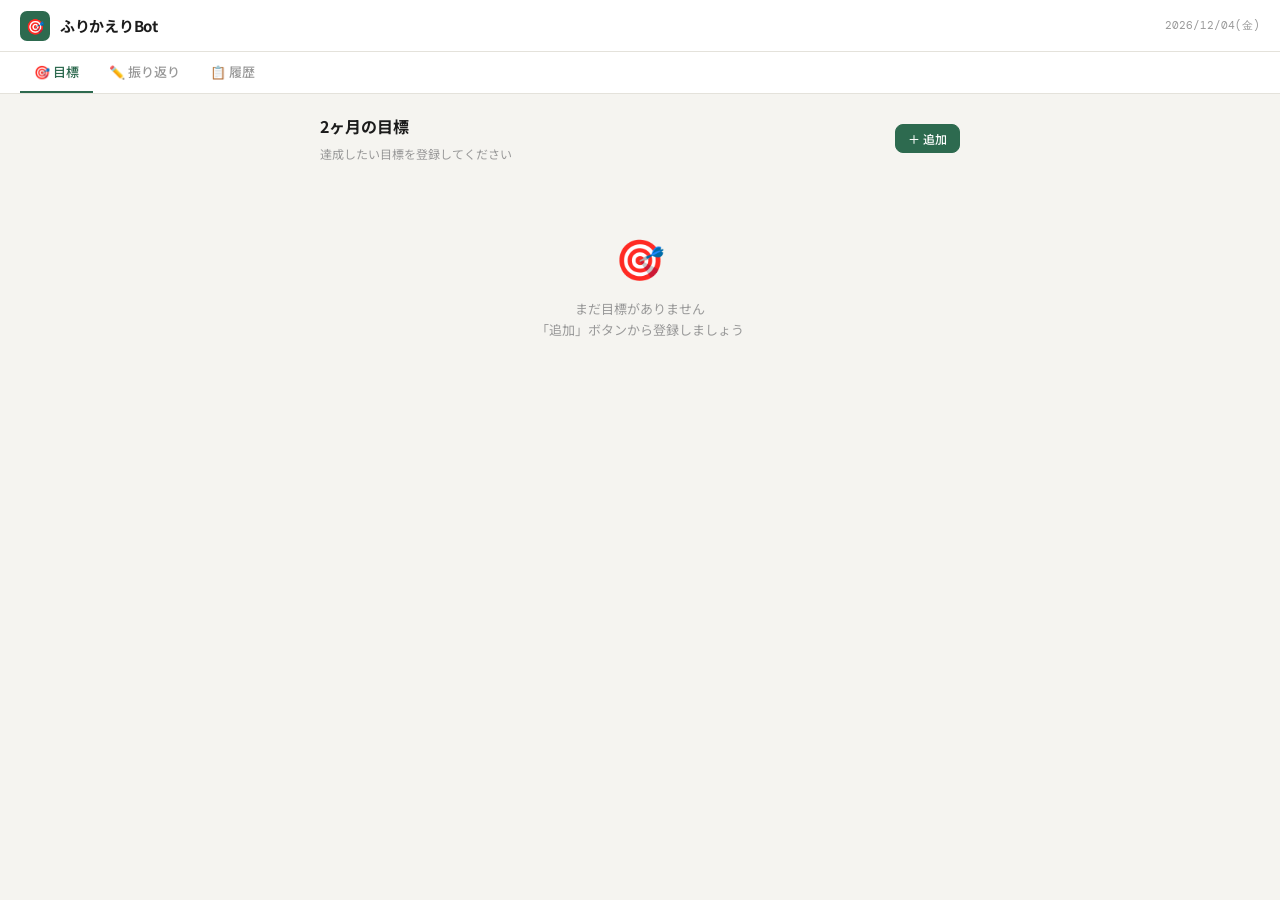
<file: index.html>
<!DOCTYPE html>
<html lang="ja">
<head>
<meta charset="UTF-8">
<meta name="viewport" content="width=device-width, initial-scale=1.0">
<title>ふりかえりBot</title>
<link rel="icon" href="data:image/svg+xml,<svg xmlns='http://www.w3.org/2000/svg' viewBox='0 0 100 100'><text y='.9em' font-size='90'>📝</text></svg>">
<link rel="stylesheet" href="style.css">
</head>
<body>

<div class="topbar">
  <div class="topbar-left">
    <div class="logo">🎯</div>
    <span class="app-title">ふりかえりBot</span>
  </div>
  <span id="today-lbl" style="font-size:11px;color:var(--ink3);font-family:'DM Mono',monospace;"></span>
</div>

<div class="nav-tabs">
  <button class="nav-tab active" data-page="goals" onclick="showPage(this)">🎯 目標</button>
  <button class="nav-tab" data-page="furikaeri" onclick="showPage(this)">✏️ 振り返り</button>
  <button class="nav-tab" data-page="history" onclick="showPage(this)">📋 履歴</button>
</div>

<!-- ========== 目標 ========== -->
<div class="page active" id="page-goals">
  <div style="display:flex;justify-content:space-between;align-items:center;margin-bottom:14px;">
    <div>
      <div class="section-title">2ヶ月の目標</div>
      <div class="section-sub" style="margin-bottom:0;">達成したい目標を登録してください</div>
    </div>
    <button class="btn btn-primary btn-sm" onclick="openGoalModal()">＋ 追加</button>
  </div>
  <div id="goals-list"></div>
  <div class="empty" id="goals-empty" style="display:none;">
    <div class="empty-icon">🎯</div>
    <div style="font-size:13px;">まだ目標がありません<br>「追加」ボタンから登録しましょう</div>
  </div>
</div>

<!-- ========== 振り返り ========== -->
<div class="page" id="page-furikaeri" style="padding:0;">

  <div id="qa-start" style="padding:20px;max-width:680px;margin:0 auto;">
    <div class="section-title">今日の振り返り</div>
    <div class="section-sub">全ての目標について1問1答で振り返ります</div>
    <div id="qa-start-goals"></div>
    <div class="empty" id="qa-empty" style="display:none;">
      <div class="empty-icon">📋</div>
      <div style="font-size:13px;">目標が登録されていません<br>「目標」タブから追加してください</div>
    </div>
    <button class="btn btn-primary btn-full" id="qa-start-btn" onclick="startQA()" style="margin-top:14px;display:none;">
      振り返りを始める →
    </button>
  </div>

  <div id="qa-wrap" style="display:none;">
    <div class="qa-progress-bar-wrap">
      <div class="qa-progress-meta">
        <span id="qa-prog-label">振り返り中...</span>
        <span id="qa-prog-num" style="font-family:'DM Mono',monospace;">0%</span>
      </div>
      <div class="qa-bar-bg"><div class="qa-bar-fg" id="qa-bar" style="width:0%"></div></div>
    </div>
    <div class="qa-messages" id="qa-messages"></div>
    <div class="qa-input-area" id="qa-input-area">
      <div class="qa-input-row">
        <textarea class="qa-textarea" id="qa-textarea" rows="1"
          placeholder="回答を入力... (Shift+Enter で送信 / Enter で改行)"
          onkeydown="handleKey(event)"
          oninput="autoResize(this)"></textarea>
        <button class="qa-send-btn" id="qa-send" onclick="sendAnswer()">↑</button>
      </div>
      <div class="qa-hint" id="qa-hint">Shift+Enter で送信　/ Enter で改行</div>
    </div>
  </div>
</div>

<!-- ========== 履歴 ========== -->
<div class="page" id="page-history">
  <div class="section-title">振り返り履歴</div>
  <div class="section-sub">過去の記録を確認できます</div>
  <div style="display:flex;gap:8px;margin-bottom:12px;flex-wrap:wrap;">
    <select id="hist-filter" onchange="renderHistory()" style="flex:1;min-width:140px;"><option value="">すべての日付</option></select>
    <button class="btn btn-secondary btn-sm" onclick="exportData()">📤 エクスポート</button>
    <button class="btn btn-secondary btn-sm" onclick="triggerImport()">📥 インポート</button>
    <input type="file" id="import-file-input" accept=".json" style="display:none;" onchange="importData(this)">
  </div>
  <div id="hist-select-bar" style="display:none;align-items:center;justify-content:space-between;margin-bottom:10px;padding:8px 12px;background:var(--surface);border:1px solid var(--border);border-radius:var(--r-sm);">
    <div style="display:flex;align-items:center;gap:8px;">
      <input type="checkbox" id="hist-check-all" onchange="toggleSelectAll(this)" style="width:16px;height:16px;cursor:pointer;">
      <label for="hist-check-all" style="font-size:12px;color:var(--ink2);cursor:pointer;">すべて選択</label>
    </div>
    <div style="display:flex;align-items:center;gap:8px;">
      <span id="hist-select-count" style="font-size:12px;color:var(--ink3);">0件選択中</span>
      <button class="btn btn-danger btn-sm" id="hist-delete-btn" onclick="deleteSelected()" disabled style="opacity:.4;">🗑 削除</button>
    </div>
  </div>
  <div id="history-list"></div>
  <div class="empty" id="history-empty" style="display:none;">
    <div class="empty-icon">📋</div>
    <div style="font-size:13px;">まだ記録がありません</div>
  </div>
</div>

<!-- ========== 目標モーダル ========== -->
<div class="overlay" id="goal-modal">
  <div class="modal">
    <div class="modal-title" id="modal-title">目標を追加</div>
    <div class="frow">
      <label class="lbl">目標タイトル <span style="color:var(--warn)">*</span></label>
      <input type="text" id="m-title" placeholder="例：体重を5キロ落とす、TOEIC700点取得">
    </div>
    <div class="frow">
      <label class="lbl">目標の詳細・背景（任意）</label>
      <textarea id="m-desc" rows="2" placeholder="例：健康診断でD判定。食事管理と週3回の運動を継続する"></textarea>
    </div>
    <div class="frow">
      <label class="lbl">カテゴリ</label>
      <div class="chips">
        <span class="chip sel" data-cat="health" onclick="selCat(this)">🏃 健康・運動</span>
        <span class="chip" data-cat="study"  onclick="selCat(this)">📚 学習・スキル</span>
        <span class="chip" data-cat="career" onclick="selCat(this)">💼 仕事・キャリア</span>
        <span class="chip" data-cat="other"  onclick="selCat(this)">✨ その他</span>
      </div>
    </div>
    <div class="frow" style="margin-bottom:0;">
      <label class="lbl">期間</label>
      <div style="display:grid;grid-template-columns:1fr 1fr;gap:8px;">
        <div>
          <div style="font-size:11px;color:var(--ink3);margin-bottom:3px;">開始日</div>
          <input type="text" id="m-start" placeholder="2025/05/01">
        </div>
        <div>
          <div style="font-size:11px;color:var(--ink3);margin-bottom:3px;">終了日</div>
          <input type="text" id="m-end" placeholder="2025/06/30">
        </div>
      </div>
    </div>

    <!-- 振り返り項目カスタマイズ -->
    <div class="frow" style="margin-bottom:0;">
      <label class="lbl" style="margin-bottom:4px;">振り返り項目</label>
      <div style="font-size:11px;color:var(--ink3);margin-bottom:8px;">達成度（0-10）は自動で含まれます。最大5項目まで設定できます。</div>

      <!-- テンプレート選択 -->
      <div style="font-size:11px;color:var(--ink3);margin-bottom:4px;">テンプレートから選択：</div>
      <div class="chips" id="template-chips" style="margin-bottom:10px;">
        <span class="chip" data-tmpl="standard" onclick="applyTemplate(this)">📋 標準</span>
        <span class="chip" data-tmpl="kpt"      onclick="applyTemplate(this)">KPT</span>
        <span class="chip" data-tmpl="ywt"      onclick="applyTemplate(this)">YWT</span>
        <span class="chip" data-tmpl="kpta"     onclick="applyTemplate(this)">KPTA</span>
        <span class="chip" data-tmpl="fdl"      onclick="applyTemplate(this)">FDL</span>
      </div>

      <!-- 項目リスト -->
      <div id="custom-questions-list"></div>
      <button class="btn btn-secondary btn-sm" id="add-question-btn" onclick="addCustomQuestion()" style="width:100%;justify-content:center;margin-top:6px;">＋ 項目を追加</button>
    </div>

    <div class="modal-footer">
      <button class="btn btn-ghost" onclick="closeGoalModal()">キャンセル</button>
      <button class="btn btn-primary" onclick="saveGoal()">保存</button>
    </div>
  </div>
</div>

<!-- ========== 回答編集モーダル ========== -->
<div class="overlay" id="edit-answer-modal">
  <div class="modal">
    <div class="modal-title" id="edit-modal-title">回答を修正</div>
    <div id="edit-modal-body"></div>
    <div class="modal-footer">
      <button class="btn btn-ghost" onclick="closeEditModal()">キャンセル</button>
      <button class="btn btn-primary" onclick="applyEdit()">修正を反映する</button>
    </div>
  </div>
</div>

<div class="toast" id="toast"></div>

<!-- ===== JavaScript：読み込み順序が重要 ===== -->
<!-- 1. core.js: CONFIG, データ管理, 共通ユーティリティ -->
<script src="js/core.js"></script>
<!-- 2. ui-common.js: ページ切替, バブル, モーダル, トースト -->
<script src="js/ui-common.js"></script>
<!-- 3. 各タブ -->
<script src="js/tab-goals.js"></script>
<script src="js/tab-furikaeri.js"></script>
<script src="js/tab-history.js"></script>
<!-- 4. 起動 -->
<script>
  fetch('./settings.json')
    .then(r => r.json())
    .then(json => { Object.assign(CONFIG, json); init(); })
    .catch(() => { console.warn('settings.json読込失敗'); init(); });
</script>
</body>
</html>
</file>
<file: style.css>
@import url('https://fonts.googleapis.com/css2?family=Noto+Sans+JP:wght@300;400;500;700&family=DM+Mono:wght@400;500&display=swap');

*, *::before, *::after { box-sizing: border-box; margin: 0; padding: 0; }

:root {
  --ink: #1c1c1c; --ink2: #555; --ink3: #999;
  --surface: #f5f4f0; --card: #ffffff;
  --border: #e4e2db; --border2: #ccc9bf;
  --accent: #2d6a4f; --accent-lt: #d8f3dc; --accent-mid: #52b788;
  --warn: #c0392b; --warn-lt: #fdecea;
  --blue: #1d4ed8; --blue-lt: #eff6ff;
  --amber-lt: #fffbeb;
  --r: 12px; --r-sm: 8px;
}

body { font-family:'Noto Sans JP',sans-serif; background:var(--surface); color:var(--ink); min-height:100vh; font-size:14px; line-height:1.6; }

/* ===== TOPBAR ===== */
.topbar { background:var(--card); border-bottom:1px solid var(--border); padding:0 20px; height:52px; display:flex; align-items:center; justify-content:space-between; position:sticky; top:0; z-index:200; }
.topbar-left { display:flex; align-items:center; gap:10px; }
.logo { width:30px; height:30px; background:var(--accent); border-radius:7px; display:flex; align-items:center; justify-content:center; font-size:15px; }
.app-title { font-size:15px; font-weight:700; letter-spacing:-.3px; }

/* ===== NAV ===== */
.nav-tabs { display:flex; background:var(--card); border-bottom:1px solid var(--border); padding:0 20px; gap:2px; }
.nav-tab { padding:10px 14px; font-size:13px; font-weight:500; color:var(--ink3); border-bottom:2px solid transparent; cursor:pointer; transition:all .15s; background:none; border-top:none; border-left:none; border-right:none; font-family:'Noto Sans JP',sans-serif; white-space:nowrap; }
.nav-tab:hover { color:var(--ink2); }
.nav-tab.active { color:var(--accent); border-bottom-color:var(--accent); }

/* ===== PAGE ===== */
.page { display:none; padding:20px; max-width:680px; margin:0 auto; width:100%; }
.page.active { display:block; }

/* ===== COMMON ===== */
.card { background:var(--card); border:1px solid var(--border); border-radius:var(--r); padding:18px 20px; margin-bottom:12px; }
.section-title { font-size:16px; font-weight:700; margin-bottom:4px; }
.section-sub { font-size:12px; color:var(--ink3); margin-bottom:16px; }
label.lbl { font-size:12px; font-weight:500; color:var(--ink2); display:block; margin-bottom:5px; }
input[type="text"], input[type="password"], textarea, select { width:100%; padding:9px 12px; border:1.5px solid var(--border2); border-radius:var(--r-sm); font-size:13px; font-family:'Noto Sans JP',sans-serif; color:var(--ink); background:var(--surface); outline:none; transition:border-color .2s, background .2s; }
input:focus, textarea:focus, select:focus { border-color:var(--accent-mid); background:var(--card); }
textarea { resize:vertical; line-height:1.7; }
.frow { margin-bottom:14px; }
.fhint { font-size:11px; color:var(--ink3); margin-top:4px; }

.btn { padding:9px 18px; border-radius:var(--r-sm); font-size:13px; font-weight:500; font-family:'Noto Sans JP',sans-serif; cursor:pointer; border:1.5px solid transparent; transition:all .15s; display:inline-flex; align-items:center; gap:6px; }
.btn:active { transform:scale(.97); }
.btn-primary { background:var(--accent); color:#fff; border-color:var(--accent); }
.btn-primary:hover { background:#245c43; }
.btn-secondary { background:var(--card); color:var(--ink2); border-color:var(--border2); }
.btn-secondary:hover { border-color:var(--accent-mid); color:var(--accent); }
.btn-ghost { background:none; border-color:transparent; color:var(--ink3); }
.btn-ghost:hover { color:var(--ink); background:var(--surface); }
.btn-danger { background:var(--warn-lt); color:var(--warn); border-color:#f5c6c2; }
.btn-sm { padding:5px 12px; font-size:12px; }
.btn-full { width:100%; justify-content:center; padding:12px; font-size:14px; }
.btn-icon { padding:7px 10px; }

/* ===== GOAL CARDS ===== */
.goal-item { background:var(--card); border:1px solid var(--border); border-radius:var(--r); padding:15px 17px; margin-bottom:10px; }
.goal-item-top { display:flex; justify-content:space-between; align-items:flex-start; gap:10px; }
.goal-title { font-size:14px; font-weight:700; }
.goal-meta { font-size:11px; color:var(--ink3); margin-top:3px; font-family:'DM Mono',monospace; }
.goal-cat { font-size:10px; font-weight:700; padding:2px 8px; border-radius:20px; margin-top:6px; display:inline-block; }
.cat-health { background:#d1fae5; color:#065f46; }
.cat-study  { background:#dbeafe; color:#1e40af; }
.cat-career { background:#fef9c3; color:#92400e; }
.cat-other  { background:#f3f4f6; color:#374151; }
.goal-prog-wrap { height:4px; background:var(--border); border-radius:2px; margin-top:10px; }
.goal-prog { height:100%; background:var(--accent-mid); border-radius:2px; transition:width .4s; }

/* ===== CHIP ===== */
.chips { display:flex; flex-wrap:wrap; gap:6px; margin-top:6px; }
.chip { padding:5px 13px; border-radius:20px; font-size:12px; font-weight:500; border:1.5px solid var(--border2); color:var(--ink2); cursor:pointer; background:var(--card); transition:all .12s; font-family:'Noto Sans JP',sans-serif; user-select:none; }
.chip:hover { border-color:var(--accent-mid); }
.chip.sel { background:var(--accent-lt); border-color:var(--accent); color:var(--accent); }

/* ===== QA CHAT UI ===== */
#qa-wrap { display:flex; flex-direction:column; height:calc(100vh - 100px); max-width:680px; margin:0 auto; }

.qa-progress-bar-wrap { background:var(--card); border-bottom:1px solid var(--border); padding:10px 20px 8px; position:sticky; top:52px; z-index:100; }
.qa-progress-meta { display:flex; justify-content:space-between; font-size:12px; color:var(--ink3); margin-bottom:5px; }
.qa-bar-bg { height:5px; background:var(--border); border-radius:3px; }
.qa-bar-fg { height:100%; background:var(--accent-mid); border-radius:3px; transition:width .5s ease; }

.qa-messages { flex:1; overflow-y:auto; padding:20px 20px 10px; display:flex; flex-direction:column; gap:14px; max-width:680px; margin:0 auto; width:100%; }

.bubble-wrap { display:flex; flex-direction:column; }
.bubble-wrap.bot { align-items:flex-start; }
.bubble-wrap.user { align-items:flex-end; position:relative; max-width:100%; }
/* ユーザーバブルの内側ラッパー（編集ボタンとバブルを含む）の幅制限 */
.bubble-wrap.user > div { max-width:100%; }

.bubble { border-radius:16px; padding:11px 15px; font-size:13px; line-height:1.7; animation:bubbleIn .2s ease; max-width:85%; }
@keyframes bubbleIn { from{opacity:0;transform:translateY(6px)} to{opacity:1;transform:none} }
.bubble.bot { background:var(--card); border:1px solid var(--border); border-bottom-left-radius:4px; color:var(--ink); white-space:pre-wrap; word-break:break-word; }
/* ユーザーバブル：
   white-space:pre-wrap   → \nで改行 + バブル幅を超えたら自動折り返し
   overflow-wrap:anywhere → 連続文字列でもバブル幅を超えたら強制的に折り返す
   max-width:75%          → 画面幅の75%を超えないよう上限を設定
   wrapLong(\nで意図的改行)とCSS折り返しの2段構えで「絶対にはみ出さない」を保証 */
/* ユーザーバブル：
   親の innerWrap (max-width:75%) で幅が制限される。
   .bubble の max-width:85% を無効化して親に従う */
.bubble.user {
  background:var(--accent); color:#fff; border-bottom-right-radius:4px;
  white-space:pre-wrap;
  overflow-wrap:break-word;
  word-break:normal;
  max-width:100%;
}
.bubble.system { background:var(--surface); border:1px dashed var(--border2); color:var(--ink2); font-size:12px; text-align:center; border-radius:8px; max-width:100%; align-self:center; padding:8px 14px; }
.bubble-sender { font-size:11px; color:var(--ink3); margin-bottom:4px; font-weight:500; }
.bubble-wrap.user .bubble-sender { text-align:right; }

/* スライダーバブル */
.slider-bubble { padding:14px 16px; }
.slider-val-big { font-family:'DM Mono',monospace; font-size:32px; font-weight:500; color:var(--accent); text-align:center; margin-bottom:8px; }
input.qa-slider { width:100%; height:6px; appearance:none; -webkit-appearance:none; background:var(--border); border-radius:3px; cursor:pointer; outline:none; border:none; padding:0; }
input.qa-slider::-webkit-slider-thumb { -webkit-appearance:none; width:24px; height:24px; background:var(--card); border:2.5px solid var(--accent); border-radius:50%; cursor:pointer; box-shadow:0 1px 4px rgba(0,0,0,.15); }
.slider-labels { display:flex; justify-content:space-between; font-size:10px; color:var(--ink3); margin-top:4px; font-family:'DM Mono',monospace; }

/* AI候補チップ（明日やること） */
.tomorrow-candidates { display:flex; flex-direction:column; gap:6px; margin-top:10px; }
.candidate-chip {
  padding:8px 13px; border-radius:var(--r-sm); font-size:12px;
  border:1.5px solid var(--border2); background:var(--card); color:var(--ink2);
  cursor:pointer; transition:all .12s; text-align:left; font-family:'Noto Sans JP',sans-serif;
  line-height:1.5;
}
.candidate-chip:hover { border-color:var(--accent-mid); background:var(--accent-lt); color:var(--accent); }
.candidate-chip.used { background:var(--accent-lt); border-color:var(--accent); color:var(--accent); pointer-events:none; }
.candidate-loading { display:flex; align-items:center; gap:7px; font-size:12px; color:var(--ink3); margin-top:10px; }

/* 回答編集ボタン */
.edit-answer-btn { position:absolute; top:20px; left:-30px; width:24px; height:24px; border-radius:50%; background:var(--card); border:1px solid var(--border2); color:var(--ink3); font-size:11px; cursor:pointer; display:flex; align-items:center; justify-content:center; opacity:0; transition:opacity .15s; box-shadow:0 1px 4px rgba(0,0,0,.1); }
.bubble-wrap.user:hover .edit-answer-btn { opacity:1; }
.edit-answer-btn:hover { background:var(--surface); color:var(--accent); border-color:var(--accent-mid); }

/* 入力エリア */
.qa-input-area { background:var(--card); border-top:1px solid var(--border); padding:12px 20px 16px; position:sticky; bottom:0; max-width:680px; margin:0 auto; width:100%; }
.qa-input-row { display:flex; gap:8px; align-items:flex-end; }
.qa-textarea { flex:1; border:1.5px solid var(--border2); border-radius:var(--r-sm); padding:9px 13px; font-size:13px; font-family:'Noto Sans JP',sans-serif; color:var(--ink); background:var(--surface); outline:none; resize:none; line-height:1.6; max-height:120px; transition:border-color .2s, background .2s; min-height:42px; }
.qa-textarea:focus { border-color:var(--accent-mid); background:var(--card); }
.qa-send-btn { width:42px; height:42px; border-radius:50%; background:var(--accent); border:none; color:#fff; cursor:pointer; font-size:18px; flex-shrink:0; display:flex; align-items:center; justify-content:center; transition:all .15s; }
.qa-send-btn:hover { background:#245c43; }
.qa-send-btn:active { transform:scale(.93); }
.qa-send-btn:disabled { background:var(--border2); cursor:not-allowed; }
.qa-hint { font-size:11px; color:var(--ink3); margin-top:5px; text-align:center; }

/* タイピング */
.typing-bubble { display:flex; align-items:center; gap:5px; padding:12px 15px; }
.dot { width:7px; height:7px; background:var(--ink3); border-radius:50%; animation:blink 1.2s infinite; }
.dot:nth-child(2){animation-delay:.2s} .dot:nth-child(3){animation-delay:.4s}
@keyframes blink{0%,80%,100%{opacity:.2}40%{opacity:1}}

/* まとめ結果 */
.result-card { background:var(--card); border:1.5px solid var(--accent-mid); border-radius:var(--r); padding:18px 20px; margin:16px 20px; }
.result-title { font-size:14px; font-weight:700; margin-bottom:12px; display:flex; align-items:center; gap:6px; }
.result-text { font-size:13px; line-height:1.9; white-space:pre-wrap; color:var(--ink); background:var(--surface); border:1px solid var(--border); border-radius:var(--r-sm); padding:14px 16px; margin-bottom:12px; }
.result-actions { display:flex; gap:8px; flex-wrap:wrap; }

/* ===== 履歴 ===== */
.hist-item { background:var(--card); border:1px solid var(--border); border-radius:var(--r); padding:14px 17px; margin-bottom:10px; }
.hist-date { font-family:'DM Mono',monospace; font-size:11px; color:var(--ink3); margin-bottom:6px; }
.hist-ach { display:inline-block; font-family:'DM Mono',monospace; font-size:11px; font-weight:500; padding:2px 8px; border-radius:20px; background:var(--accent-lt); color:var(--accent); margin-bottom:6px; }
.hist-summary { font-size:12px; color:var(--ink2); white-space:pre-wrap; line-height:1.7; }
/* 履歴の構造化表示 */
.hist-goals { display:flex; flex-direction:column; gap:10px; }
.hist-goal { background:var(--surface); border-radius:var(--r-sm); padding:10px 12px; }
.hist-goal-head { display:flex; align-items:center; justify-content:space-between; gap:8px; margin-bottom:6px; flex-wrap:wrap; }
.hist-goal-title { font-size:13px; font-weight:700; color:var(--ink); }
.hist-goal-ach { font-family:'DM Mono',monospace; font-size:11px; font-weight:500; padding:2px 8px; border-radius:20px; background:var(--accent-lt); color:var(--accent); }
.hist-goal-body { display:flex; flex-direction:column; gap:4px; padding-top:4px; border-top:1px dashed var(--border); }
.hist-item-row { display:flex; gap:8px; font-size:12px; line-height:1.7; align-items:flex-start; }
.hist-item-label { flex-shrink:0; min-width:80px; color:var(--ink3); font-weight:500; }
.hist-item-value { color:var(--ink2); word-break:break-word; }

/* 編集モーダル */
.edit-slider-val { font-family:'DM Mono',monospace; font-size:28px; font-weight:500; color:var(--accent); text-align:center; margin-bottom:8px; }
.edit-slider { width:100%; height:6px; appearance:none; -webkit-appearance:none; background:var(--border); border-radius:3px; cursor:pointer; outline:none; border:none; padding:0; }
.edit-slider::-webkit-slider-thumb { -webkit-appearance:none; width:22px; height:22px; background:var(--card); border:2.5px solid var(--accent); border-radius:50%; cursor:pointer; }

/* ===== MODAL ===== */
.overlay { display:none; position:fixed; inset:0; background:rgba(0,0,0,.4); z-index:500; align-items:center; justify-content:center; padding:16px; }
.overlay.show { display:flex; }
.modal { background:var(--card); border-radius:var(--r); padding:22px; width:100%; max-width:460px; max-height:90vh; overflow-y:auto; }
.modal-title { font-size:15px; font-weight:700; margin-bottom:16px; }
.modal-footer { display:flex; gap:8px; justify-content:flex-end; margin-top:18px; }

/* ===== カスタム項目編集（目標モーダル内） ===== */
.custom-q-item { background:var(--surface); border:1px solid var(--border); border-radius:var(--r-sm); padding:10px 12px; margin-bottom:8px; }
.custom-q-head { display:flex; align-items:center; justify-content:space-between; margin-bottom:8px; }
.custom-q-num { display:inline-flex; align-items:center; justify-content:center; width:22px; height:22px; border-radius:50%; background:var(--accent); color:#fff; font-size:11px; font-weight:700; }
.custom-q-body { display:flex; flex-direction:column; gap:6px; }
.custom-q-row { display:flex; align-items:center; gap:8px; }
.custom-q-label-text { flex-shrink:0; width:56px; font-size:11px; color:var(--ink3); font-weight:500; }
.custom-q-input { flex:1; min-width:0; border:1.5px solid var(--border2); border-radius:var(--r-sm); padding:6px 10px; font-size:13px; font-family:'Noto Sans JP',sans-serif; color:var(--ink); background:var(--card); outline:none; }
.custom-q-input:focus { border-color:var(--accent); }

/* ===== EMPTY / TOAST ===== */
.empty { text-align:center; padding:48px 20px; color:var(--ink3); }
.empty-icon { font-size:40px; margin-bottom:10px; }
.toast { position:fixed; bottom:24px; left:50%; transform:translateX(-50%) translateY(60px); background:#1c1c1c; color:#fff; padding:10px 20px; border-radius:20px; font-size:13px; font-weight:500; transition:transform .3s; z-index:999; white-space:nowrap; }
.toast.show { transform:translateX(-50%) translateY(0); }

@media(max-width:480px){.page{padding:14px;}.nav-tab{padding:10px 10px;font-size:12px;}.qa-messages{padding:14px 14px 8px;}.qa-input-area{padding:10px 14px 14px;}}
</file>
